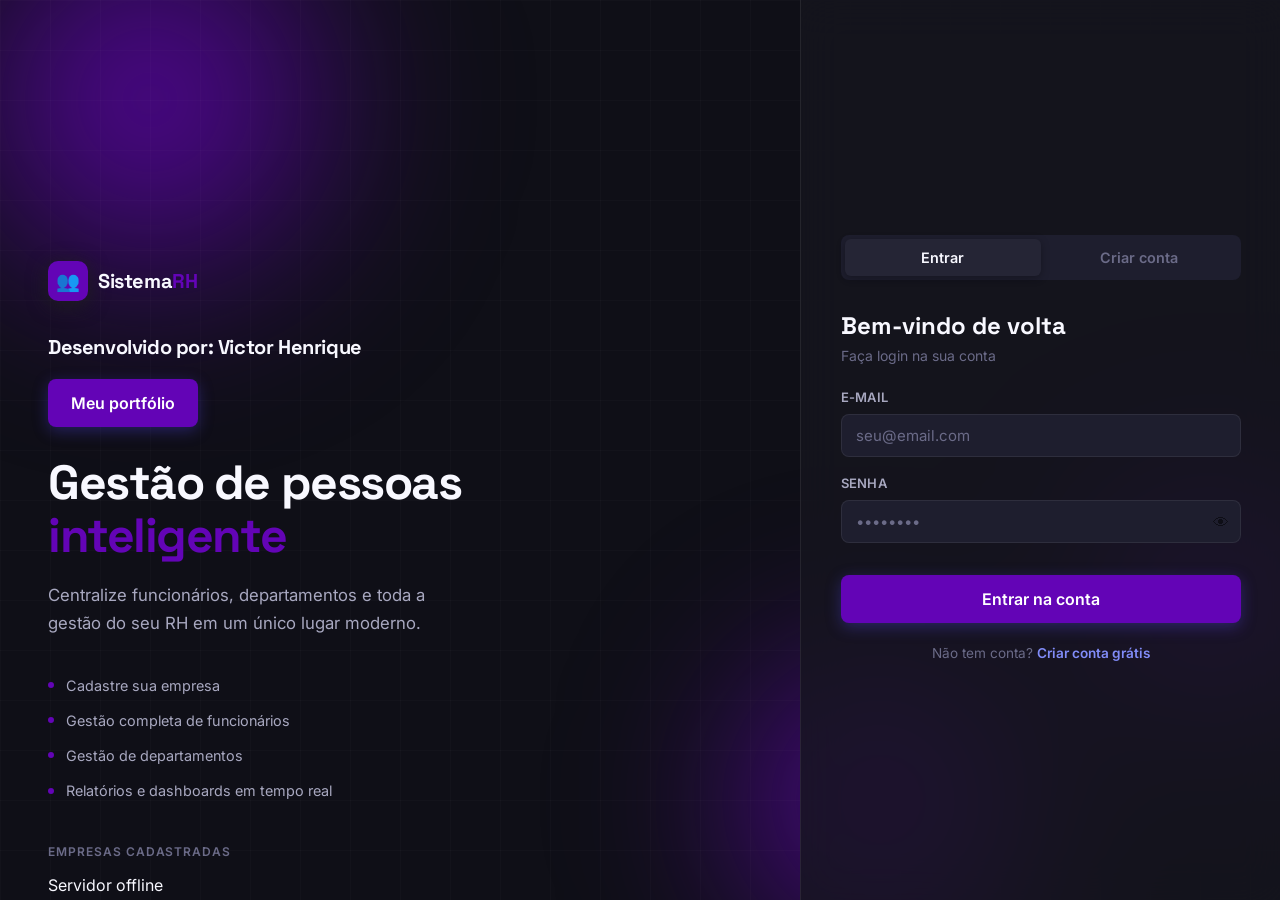
<file: FRONT/paginas/index.html>
<!DOCTYPE html>
<html lang="pt-BR">
<head>
  <meta charset="UTF-8" />
  <meta name="viewport" content="width=device-width, initial-scale=1.0" />
  <title>RH System — Acesso</title>
  <link rel="stylesheet" href="estilos/main.css" />
  <link rel="stylesheet" href="estilos/login.css" />
</head>
<body class="login-body">

  
  <div class="bg-orb orb-1"></div>
  <div class="bg-orb orb-2"></div>
  <div class="bg-orb orb-3"></div>
  <div class="grid-bg"></div>

  <div class="auth-shell">
   
    <div class="auth-left">
      <div class="auth-left-inner">
        <div class="brand-mark">
          <div class="brand-icon">👥</div>
          <span class="brand-name">Sistema<span class="brand-accent">RH</span></span>
          
        </div>

        <span class="brand-name" id="devby">Desenvolvido por: Victor Henrique</span>

        <div>
          <button class="btn btn-primary btn-full btn-lg mt-4" id="btn-portfolio"  onclick="window.location.href='https://victorhp21.github.io/Meu-portfolio/#home'">Meu portfólio
          </button>
        </div>

        

        <div class="hero-copy">
          <h1 class="hero-title">Gestão de pessoas<br><span class="gradient-text">inteligente</span></h1>
          <p class="hero-desc">Centralize funcionários, departamentos e toda a gestão do seu RH em um único lugar moderno.</p>
        </div>
        <div class="feature-list stagger">
          <div class="feature-item">
            <div class="feature-dot"></div>
            <span>Cadastre sua empresa</span>
          </div>
          <div class="feature-item">
            <div class="feature-dot"></div>
            <span>Gestão completa de funcionários</span>
          </div>
          <div class="feature-item">
            <div class="feature-dot"></div>
            <span>Gestão de departamentos</span>
          </div>
          <div class="feature-item">
            <div class="feature-dot"></div>
            <span>Relatórios e dashboards em tempo real</span>
          </div>
        </div>
        <div class="companies-preview" id="companies-preview">
          <div class="preview-label">Empresas cadastradas</div>
          <div class="preview-list" id="preview-companies-list"></div>
        </div>
      </div>
    </div>

    <!-- RIGHT PANEL -->
    <div class="auth-right">
      <div class="auth-card animate-scale">
        <!-- TABS -->
        <div class="auth-tabs">
          <button class="auth-tab active" id="tab-login" onclick="switchTab('login')">
            Entrar
          </button>
          <button class="auth-tab" id="tab-register" onclick="switchTab('register')">
            Criar conta
          </button>
          <div class="tab-indicator" id="tab-indicator"></div>
        </div>


        <!-- ===== LOGIN FORM ===== -->
        <div id="form-login" class="auth-form">
          <div class="form-intro">
            <h2 class="form-title">Bem-vindo de volta</h2>
            <p class="form-desc">Faça login na sua conta</p>
          </div>

          <div class="form-group">
            <label class="form-label">E-mail</label>
            <input type="email" id="login-email" class="form-input" placeholder="seu@email.com" />
          </div>
          <div class="form-group">
            <label class="form-label">Senha</label>
            <div class="input-pass-wrap">
              <input type="password" id="login-pass" class="form-input" placeholder="••••••••" />
              <button type="button" class="pass-toggle" onclick="togglePass('login-pass', this)">👁</button>
            </div>
          </div>

          <button class="btn btn-primary btn-full btn-lg mt-4" onclick="handleLogin()">
            <span id="login-btn-text">Entrar na conta</span>
            <span id="login-spinner" class="btn-spinner" style="display:none">⟳</span>
          </button>

          <p class="auth-switch">Não tem conta? <a onclick="switchTab('register')">Criar conta grátis</a></p>
        </div>

        <!-- ===== REGISTER FORM ===== -->
        <div id="form-register" class="auth-form hidden">
          <div class="form-intro">
            <h2 class="form-title">Criar sua conta</h2>
            <p class="form-desc">Rápido, gratuito, sem cartão</p>
          </div>

          <div class="form-row">
            <div class="form-group">
              <label class="form-label">Nome</label>
              <input type="text" id="reg-name" class="form-input" placeholder="João Silva" />
            </div>
            <div class="form-group">
              <label class="form-label">E-mail</label>
              <input type="email" id="reg-email" class="form-input" placeholder="seu@email.com" />
            </div>
          </div>
          <div class="form-group">
            <label class="form-label">Senha</label>
            <div class="input-pass-wrap">
              <input type="password" id="reg-pass" class="form-input" placeholder="Mínimo 6 caracteres" />
              <button type="button" class="pass-toggle" onclick="togglePass('reg-pass', this)">👁</button>
            </div>
          </div>
          <div class="form-group">
            <label class="form-label">Cargo / Função</label>
            <input type="text" id="reg-role" class="form-input" placeholder="Ex: Gerente de RH" />
          </div>

          <button class="btn btn-primary btn-full btn-lg mt-4" onclick="handleRegister()">
            Criar minha conta
          </button>

          <p class="auth-switch">Já tem conta? <a onclick="switchTab('login')">Fazer login</a></p>
        </div>
      </div>
    </div>
  </div>

  <!-- MODAL: Escolha de Empresa (Login) -->
  <div class="modal-overlay" id="modal-choose-company">
    <div class="modal">
      <div class="modal-header">
        <span class="modal-title">Selecionar Empresa</span>
        <button class="modal-close" onclick="Modal.close('modal-choose-company')">✕</button>
      </div>
      <p class="text-sm text-muted mb-4">Escolha a empresa na qual deseja trabalhar nesta sessão:</p>
      <div id="company-list-modal" class="company-list-modal"></div>
      <div class="divider mt-4">ou</div>
      <button class="btn btn-ghost btn-full mt-4" onclick="Modal.close('modal-choose-company'); openCreateCompany()">
        + Criar nova empresa
      </button>
    </div>
  </div>

  <!-- MODAL: Criar Empresa -->
  <div class="modal-overlay" id="modal-create-company">
    <div class="modal">
      <div class="modal-header">
        <span class="modal-title">Criar Nova Empresa</span>
        <button class="modal-close" onclick="Modal.close('modal-create-company')">✕</button>
      </div>
      <div style="display:flex;flex-direction:column;gap:16px">
        <div class="form-group">
          <label class="form-label">Nome da Empresa</label>
          <input type="text" id="co-name" class="form-input" placeholder="Ex: Acme Ltda" />
        </div>
        <div class="form-row">
          <div class="form-group">
            <label class="form-label">CNPJ</label>
            <input type="text" id="co-cnpj" class="form-input" placeholder="00.000.000/0001-00" />
          </div>
          <div class="form-group">
            <label class="form-label">Segmento</label>
            <input type="text" id="co-segment" class="form-input" placeholder="Ex: Tecnologia" />
          </div>
        </div>
        <div class="form-group">
          <label class="form-label">Logo da Empresa <span class="text-faint">(opcional)</span></label>
          <div class="logo-upload-area" id="logo-upload-area" onclick="document.getElementById('logo-input').click()">
            <div class="logo-upload-icon">🖼</div>
            <div class="logo-upload-text">Clique para carregar a logo</div>
            <div class="logo-upload-sub">PNG, JPG ou SVG • máx 2MB</div>
            <img id="logo-preview" style="display:none;max-height:80px;border-radius:8px;margin-top:8px" />
          </div>
          <input type="file" id="logo-input" accept="image/*" style="display:none" onchange="handleLogoUpload(event)" />
        </div>
        <button class="btn btn-primary btn-full" onclick="handleCreateCompany()">Criar Empresa e Entrar</button>
      </div>
    </div>
  </div>

  <div class="toast-container"></div>
  <script src="javascript/app.js"></script>
  <script src="javascript/login.js"></script>
</body>
</html>
</file>
<file: FRONT/paginas/estilos/main.css>
@import url('https://fonts.googleapis.com/css2?family=Inter:wght@300;400;500;600;700&family=Space+Grotesk:wght@400;500;600;700&display=swap');

/* ==================== DESIGN TOKENS ==================== */
:root {
  --primary: #4F46E5;
  --primary-light: #818CF8;
  --primary-dark: #3730A3;
  --secondary: #0EA5E9;
  --accent: #F59E0B;
  --success: #10B981;
  --danger: #EF4444;
  --warning: #F97316;

  --cor1: rgba(124, 58, 237, 1); /*roxo*/
  --cor2: rgba(15, 15, 15, 1); 
  --cor3: rgba(30, 30, 30, 1);
  --cor4: rgba(255, 255, 255, 1);

  --bg: #0F0F17;
  --bg-2: #16161F;
  --bg-3: #1E1E2E;
  --bg-4: #252535;

  --text-1: #F8F8FF;
  --text-2: #A8A8C0;
  --text-3: #6B6B88;

  --border: rgba(255,255,255,0.07);
  --border-hover: rgba(255,255,255,0.14);

  --radius-sm: 8px;
  --radius: 14px;
  --radius-lg: 20px;
  --radius-xl: 28px;

  --shadow-sm: 0 2px 8px rgba(0,0,0,0.3);
  --shadow: 0 8px 24px rgba(0,0,0,0.4);
  --shadow-lg: 0 20px 60px rgba(0,0,0,0.5);
  --shadow-glow: 0 0 40px rgba(79,70,229,0.25);

  --transition: all 0.25s cubic-bezier(0.4, 0, 0.2, 1);
  --transition-fast: all 0.15s cubic-bezier(0.4, 0, 0.2, 1);
  --transition-slow: all 0.4s cubic-bezier(0.4, 0, 0.2, 1);

  --font-display: 'Space Grotesk', sans-serif;
  --font-body: 'Inter', sans-serif;

  --sidebar-w: 260px;
}

/* ==================== RESET & BASE ==================== */
*, *::before, *::after { box-sizing: border-box; margin: 0; padding: 0; }

html { scroll-behavior: smooth; }

body {
  font-family: var(--font-body);
  background: var(--bg);
  color: var(--text-1);
  line-height: 1.6;
  min-height: 100vh;
  overflow-x: hidden;
}

h1, h2, h3, h4, h5 {
  font-family: var(--font-display);
  font-weight: 700;
  line-height: 1.2;
}

a { text-decoration: none; color: inherit; }
img { max-width: 100%; }
input, select, textarea, button { font-family: inherit; }

/* ==================== SCROLLBAR ==================== */
::-webkit-scrollbar { width: 6px; }
::-webkit-scrollbar-track { background: var(--bg-2); }
::-webkit-scrollbar-thumb { background: var(--bg-4); border-radius: 99px; }
::-webkit-scrollbar-thumb:hover { background: var(--primary); }

/* ==================== TYPOGRAPHY ==================== */
.text-display { font-family: var(--font-display); }
.text-sm { font-size: 0.8125rem; }
.text-base { font-size: 0.9375rem; }
.text-lg { font-size: 1.125rem; }
.text-xl { font-size: 1.375rem; }
.text-2xl { font-size: 1.75rem; }
.text-3xl { font-size: 2.25rem; }
.text-muted { color: var(--text-2); }
.text-faint { color: var(--text-3); }
.text-primary { color: var(--primary-light); }
.font-medium { font-weight: 500; }
.font-semibold { font-weight: 600; }
.font-bold { font-weight: 700; }

/* ==================== BUTTONS ==================== */
.btn {
  display: inline-flex;
  align-items: center;
  gap: 8px;
  padding: 10px 20px;
  border-radius: var(--radius-sm);
  border: none;
  cursor: pointer;
  font-size: 0.9rem;
  font-weight: 600;
  transition: var(--transition);
  white-space: nowrap;
  position: relative;
  overflow: hidden;
}

.btn::after {
  content: '';
  position: absolute;
  inset: 0;
  background: white;
  opacity: 0;
  transition: var(--transition-fast);
}
.btn:hover::after { opacity: 0.05; }
.btn:active::after { opacity: 0.1; }

.btn-primary {
  background: var(--cor1);
  color: white;
  box-shadow: 0 4px 15px rgba(79,70,229,0.35);
}
.btn-primary:hover {
  box-shadow: 0 6px 22px rgba(79,70,229,0.5);
  transform: translateY(-1px);
}

.btn-primary#btn-portfolio{
  padding: auto;
  width: 150px;
}

.btn-secondary {
  background: var(--bg-3);
  color: var(--text-1);
  border: 1px solid var(--border);
}
.btn-secondary:hover {
  border-color: var(--border-hover);
  background: var(--bg-4);
}

.btn-ghost {
  background: transparent;
  color: var(--text-2);
  border: 1px solid var(--border);
}
.btn-ghost:hover { color: var(--text-1); border-color: var(--border-hover); }

.btn-danger {
  background: linear-gradient(135deg, var(--danger), #c0392b);
  color: white;
}

.btn-success {
  background: linear-gradient(135deg, var(--success), #059669);
  color: white;
}

.btn-sm { padding: 6px 14px; font-size: 0.8125rem; }
.btn-lg { padding: 14px 28px; font-size: 1rem; }
.btn-icon { padding: 10px; border-radius: var(--radius-sm); }
.btn-full { width: 100%; justify-content: center; }

/* ==================== FORMS ==================== */
.form-group {
  display: flex;
  flex-direction: column;
  gap: 6px;
}

.form-label {
  font-size: 0.8125rem;
  font-weight: 600;
  color: var(--text-2);
  letter-spacing: 0.02em;
  text-transform: uppercase;
}

.form-input {
  background: var(--bg-3);
  border: 1px solid var(--border);
  border-radius: var(--radius-sm);
  padding: 11px 14px;
  color: var(--text-1);
  font-size: 0.9375rem;
  transition: var(--transition);
  outline: none;
  width: 100%;
}

.form-input:focus {
  border-color: var(--primary);
  box-shadow: 0 0 0 3px rgba(79,70,229,0.18);
  background: var(--bg-2);
}

.form-input::placeholder { color: var(--text-3); }

.form-input.error { border-color: var(--danger); }
.form-error {
  font-size: 0.8rem;
  color: var(--danger);
  display: flex;
  align-items: center;
  gap: 4px;
}

.form-select {
  background: var(--bg-3);
  border: 1px solid var(--border);
  border-radius: var(--radius-sm);
  padding: 11px 14px;
  color: var(--text-1);
  font-size: 0.9375rem;
  transition: var(--transition);
  outline: none;
  width: 100%;
  cursor: pointer;
  appearance: none;
  background-image: url("data:image/svg+xml,%3Csvg xmlns='http://www.w3.org/2000/svg' width='16' height='16' viewBox='0 0 24 24' fill='none' stroke='%236B6B88' stroke-width='2'%3E%3Cpath d='M6 9l6 6 6-6'/%3E%3C/svg%3E");
  background-repeat: no-repeat;
  background-position: right 12px center;
  padding-right: 40px;
}

.form-select:focus { border-color: var(--primary); box-shadow: 0 0 0 3px rgba(79,70,229,0.18); }

.form-row { display: grid; grid-template-columns: 1fr 1fr; gap: 16px; }

/* ==================== CARDS ==================== */
.card {
  background: var(--bg-2);
  border: 1px solid var(--border);
  border-radius: var(--radius);
  padding: 24px;
  transition: var(--transition);
}
.card:hover { border-color: var(--border-hover); }

.card-header {
  display: flex;
  align-items: center;
  justify-content: space-between;
  margin-bottom: 20px;
  padding-bottom: 16px;
  border-bottom: 1px solid var(--border);
}

.card-title {
  font-family: var(--font-display);
  font-size: 1rem;
  font-weight: 600;
}

/* ==================== BADGES ==================== */
.badge {
  display: inline-flex;
  align-items: center;
  gap: 4px;
  padding: 3px 10px;
  border-radius: 99px;
  font-size: 0.75rem;
  font-weight: 600;
}
.badge-primary { background: rgba(79,70,229,0.2); color: var(--primary-light); }
.badge-success { background: rgba(16,185,129,0.2); color: #34D399; }
.badge-danger { background: rgba(239,68,68,0.2); color: #F87171; }
.badge-warning { background: rgba(245,158,11,0.2); color: #FCD34D; }
.badge-secondary { background: rgba(255,255,255,0.08); color: var(--text-2); }

/* ==================== TABLE ==================== */
.table-wrapper {
  overflow-x: auto;
  border-radius: var(--radius);
  border: 1px solid var(--border);
}

.data-table {
  width: 100%;
  border-collapse: collapse;
  font-size: 0.9rem;
}

.data-table thead {
  background: var(--bg-3);
  border-bottom: 1px solid var(--border);
}

.data-table th {
  padding: 12px 16px;
  text-align: left;
  font-size: 0.75rem;
  font-weight: 600;
  text-transform: uppercase;
  letter-spacing: 0.06em;
  color: var(--text-3);
  white-space: nowrap;
}

.data-table td {
  padding: 13px 16px;
  border-bottom: 1px solid var(--border);
  color: var(--text-2);
}

.data-table tbody tr {
  transition: var(--transition-fast);
}
.data-table tbody tr:hover { background: rgba(255,255,255,0.025); }
.data-table tbody tr:last-child td { border-bottom: none; }

/* ==================== AVATAR ==================== */
.avatar {
  width: 36px;
  height: 36px;
  border-radius: 50%;
  display: flex;
  align-items: center;
  justify-content: center;
  font-weight: 700;
  font-size: 0.75rem;
  flex-shrink: 0;
  background: linear-gradient(135deg, var(--primary), var(--secondary));
  color: white;
}
.avatar-sm { width: 28px; height: 28px; font-size: 0.65rem; }
.avatar-lg { width: 48px; height: 48px; font-size: 1rem; }
.avatar-xl { width: 64px; height: 64px; font-size: 1.25rem; }

/* ==================== MODAL ==================== */
.modal-overlay {
  position: fixed;
  inset: 0;
  background: rgba(0,0,0,0.7);
  backdrop-filter: blur(6px);
  z-index: 1000;
  display: flex;
  align-items: center;
  justify-content: center;
  padding: 24px;
  opacity: 0;
  pointer-events: none;
  transition: var(--transition);
}

.modal-overlay.active {
  opacity: 1;
  pointer-events: all;
}

.modal {
  background: var(--bg-2);
  border: 1px solid var(--border);
  border-radius: var(--radius-lg);
  padding: 28px;
  width: 100%;
  max-width: 520px;
  max-height: 90vh;
  overflow-y: auto;
  transform: translateY(20px) scale(0.97);
  transition: var(--transition);
}

.modal-overlay.active .modal {
  transform: translateY(0) scale(1);
}

.modal-header {
  display: flex;
  align-items: center;
  justify-content: space-between;
  margin-bottom: 24px;
}

.modal-title {
  font-family: var(--font-display);
  font-size: 1.25rem;
  font-weight: 700;
}

.modal-close {
  background: var(--bg-3);
  border: 1px solid var(--border);
  border-radius: var(--radius-sm);
  color: var(--text-2);
  cursor: pointer;
  padding: 6px;
  transition: var(--transition-fast);
  display: flex;
}
.modal-close:hover { color: var(--text-1); border-color: var(--border-hover); }

/* ==================== TOAST ==================== */
.toast-container {
  position: fixed;
  top: 24px;
  right: 24px;
  z-index: 9999;
  display: flex;
  flex-direction: column;
  gap: 10px;
}

.toast {
  background: var(--bg-3);
  border: 1px solid var(--border);
  border-radius: var(--radius);
  padding: 14px 18px;
  display: flex;
  align-items: center;
  gap: 12px;
  min-width: 280px;
  max-width: 380px;
  box-shadow: var(--shadow-lg);
  transform: translateX(110%);
  transition: var(--transition);
  font-size: 0.9rem;
}

.toast.show { transform: translateX(0); }
.toast-icon { font-size: 1.1rem; flex-shrink: 0; }
.toast-text { flex: 1; }
.toast-title { font-weight: 600; color: var(--text-1); }
.toast-msg { color: var(--text-2); font-size: 0.8125rem; }
.toast.success .toast-icon { color: var(--success); }
.toast.error .toast-icon { color: var(--danger); }
.toast.warning .toast-icon { color: var(--accent); }
.toast.info .toast-icon { color: var(--secondary); }

/* ==================== ANIMATIONS ==================== */
@keyframes fadeIn {
  from { opacity: 0; }
  to { opacity: 1; }
}

@keyframes slideUp {
  from { opacity: 0; transform: translateY(20px); }
  to { opacity: 1; transform: translateY(0); }
}

@keyframes slideDown {
  from { opacity: 0; transform: translateY(-10px); }
  to { opacity: 1; transform: translateY(0); }
}

@keyframes scaleIn {
  from { opacity: 0; transform: scale(0.95); }
  to { opacity: 1; transform: scale(1); }
}

@keyframes pulse {
  0%, 100% { opacity: 1; }
  50% { opacity: 0.5; }
}

@keyframes spin {
  to { transform: rotate(360deg); }
}

@keyframes shimmer {
  to { background-position: 200% center; }
}

@keyframes float {
  0%, 100% { transform: translateY(0px); }
  50% { transform: translateY(-6px); }
}

.animate-in { animation: slideUp 0.35s ease forwards; }
.animate-fade { animation: fadeIn 0.3s ease; }
.animate-scale { animation: scaleIn 0.3s ease; }

.stagger > * { opacity: 0; animation: slideUp 0.35s ease forwards; }
.stagger > *:nth-child(1) { animation-delay: 0.05s; }
.stagger > *:nth-child(2) { animation-delay: 0.1s; }
.stagger > *:nth-child(3) { animation-delay: 0.15s; }
.stagger > *:nth-child(4) { animation-delay: 0.2s; }
.stagger > *:nth-child(5) { animation-delay: 0.25s; }
.stagger > *:nth-child(6) { animation-delay: 0.3s; }

.skeleton {
  background: linear-gradient(90deg, var(--bg-3) 25%, var(--bg-4) 50%, var(--bg-3) 75%);
  background-size: 200% auto;
  animation: shimmer 1.4s linear infinite;
  border-radius: var(--radius-sm);
}

/* ==================== LAYOUT ==================== */
.flex { display: flex; }
.flex-col { display: flex; flex-direction: column; }
.items-center { align-items: center; }
.justify-between { justify-content: space-between; }
.justify-center { justify-content: center; }
.gap-2 { gap: 8px; }
.gap-3 { gap: 12px; }
.gap-4 { gap: 16px; }
.gap-6 { gap: 24px; }
.gap-8 { gap: 32px; }
.w-full { width: 100%; }
.mt-2 { margin-top: 8px; }
.mt-4 { margin-top: 16px; }
.mt-6 { margin-top: 24px; }
.mb-4 { margin-bottom: 16px; }
.mb-6 { margin-bottom: 24px; }

/* ==================== DIVIDER ==================== */
.divider {
  display: flex;
  align-items: center;
  gap: 12px;
  color: var(--text-3);
  font-size: 0.8125rem;
}
.divider::before, .divider::after {
  content: '';
  flex: 1;
  height: 1px;
  background: var(--border);
}

/* ==================== TOOLTIP ==================== */
[data-tooltip] { position: relative; }
[data-tooltip]::after {
  content: attr(data-tooltip);
  position: absolute;
  bottom: calc(100% + 8px);
  left: 50%;
  transform: translateX(-50%);
  background: var(--bg-4);
  border: 1px solid var(--border);
  border-radius: 6px;
  padding: 5px 10px;
  font-size: 0.75rem;
  white-space: nowrap;
  pointer-events: none;
  opacity: 0;
  transition: var(--transition-fast);
  z-index: 100;
}
[data-tooltip]:hover::after { opacity: 1; }

/* ==================== EMPTY STATE ==================== */
.empty-state {
  text-align: center;
  padding: 60px 24px;
  color: var(--text-3);
}
.empty-state-icon { font-size: 3rem; margin-bottom: 16px; opacity: 0.5; }
.empty-state-title { font-size: 1.1rem; font-weight: 600; color: var(--text-2); margin-bottom: 8px; }
.empty-state-desc { font-size: 0.875rem; max-width: 320px; margin: 0 auto 20px; }

/* ==================== GLOW EFFECTS ==================== */
.glow-primary { box-shadow: 0 0 30px rgba(79,70,229,0.2); }
.glow-success { box-shadow: 0 0 30px rgba(16,185,129,0.2); }

/* ==================== RESPONSIVE ==================== */
@media (max-width: 768px) {
  .form-row { grid-template-columns: 1fr; }
  .modal { padding: 20px; }
}

/*Para teste de loader*/

.loader-overlay {
  position: fixed;
  inset: 0;
  background: rgba(0,0,0,0.45);
  display: flex;
  align-items: center;
  justify-content: center;
  z-index: 9999;
  backdrop-filter: blur(4px);
}

.loader-box {
  display: flex;
  flex-direction: column;
  align-items: center;
  gap: 12px;
  padding: 20px 26px;
  border-radius: 12px;
  background: #111;
  color: #fff;
}

.spinner {
  width: 40px;
  height: 40px;
  border: 4px solid rgba(255,255,255,0.2);
  border-top: 4px solid var(--primary, #4F46E5);
  border-radius: 50%;
  animation: spin 0.9s linear infinite;
}

.loader-text {
  font-size: 14px;
  opacity: 0.8;
}

.hidden {
  display: none;
}
</file>
<file: FRONT/paginas/estilos/login.css>
:root{
  --cor1: rgb(99, 4, 182); /*roxo*/
  --cor2: rgba(15, 15, 15, 1); 
  --cor3: rgba(30, 30, 30, 1);
  --cor4: rgba(255, 255, 255, 1);
}



/* ==================== LOGIN PAGE ==================== */
.login-body {
  overflow: hidden;
  height: 100vh;
}

/* ==================== BACKGROUND ==================== */
.bg-orb {
  position: fixed;
  border-radius: 50%;
  filter: blur(80px);
  pointer-events: none;
  z-index: 0;
}
.orb-1 {
  width: 500px; height: 500px;
  background: radial-gradient(circle, var(--cor1) 0%, transparent 70%);
  top: -150px; left: -100px;
  animation: float 7s ease-in-out infinite;
}
.orb-2 {
  width: 400px; height: 400px;
  background: radial-gradient(circle, var(--cor1) 0%, transparent 70%);
  bottom: -100px; right: 200px;
  animation: float 9s ease-in-out infinite reverse;
}
.orb-3 {
  width: 300px; height: 300px;
  background: radial-gradient(circle, var(--cor1) 0%, transparent 70%);
  top: 50%; right: -80px;
  animation: float 6s ease-in-out infinite 2s;
}

.grid-bg {
  position: fixed;
  inset: 0;
  background-image:
    linear-gradient(rgba(255,255,255,0.02) 1px, transparent 1px),
    linear-gradient(90deg, rgba(255,255,255,0.02) 1px, transparent 1px);
  background-size: 50px 50px;
  pointer-events: none;
  z-index: 0;
}

/* ==================== SHELL ==================== */
.auth-shell {
  display: flex;
  height: 100vh;
  position: relative;
  z-index: 1;
}

/* ==================== LEFT PANEL ==================== */
.auth-left {
  flex: 1;
  display: flex;
  align-items: center;
  padding: 48px;
  position: relative;
  overflow-y: auto;
}

.auth-left-inner {
  max-width: 480px;
  animation: slideUp 0.6s ease;
}

.brand-mark {
  display: flex;
  align-items: center;
  gap: 10px;
  margin-top: 260px;
  margin-bottom: 30px;
}

.brand-icon {
  margin-top: auto;
  width: 40px;
  height: 40px;
  background: var(--cor1);
  border-radius: 10px;
  display: flex;
  align-items: center;
  justify-content: center;
  font-size: 1.2rem;
  box-shadow: 0 4px 20px var(--cor3);
}

.brand-name {
  font-family: var(--font-display);
  font-size: 1.25rem;
  font-weight: 800;
  letter-spacing: -0.02em;
}

.brand-name#devby{
  margin-left: 0px;
  padding-top: 0px;
  margin-bottom: 30px;
}

.brand-accent { color: var(--cor1); }

.hero-title {
  font-family: var(--font-display);
  font-size: 3rem;
  font-weight: 800;
  line-height: 1.1;
  margin-top: 30px;
  margin-bottom: 18px;
  letter-spacing: -0.03em;
}

.gradient-text {
  background: var(--cor1);
  -webkit-background-clip: text;
  -webkit-text-fill-color: transparent;
  background-clip: text;
}

.hero-desc {
  font-size: 1.05rem;
  color: var(--text-2);
  line-height: 1.7;
  margin-bottom: 36px;
  max-width: 400px;
}

.feature-list {
  display: flex;
  flex-direction: column;
  gap: 12px;
  margin-bottom: 40px;
}

.feature-item {
  display: flex;
  align-items: center;
  gap: 12px;
  font-size: 0.9rem;
  color: var(--text-2);
}

.feature-dot {
  width: 6px;
  height: 6px;
  border-radius: 50%;
  background: var(--cor1);
  flex-shrink: 0;
}

.companies-preview {
  margin-top: 8px;
}

.preview-label {
  font-size: 0.75rem;
  font-weight: 600;
  text-transform: uppercase;
  letter-spacing: 0.08em;
  color: var(--text-3);
  margin-bottom: 12px;
}

.preview-list {
  display: flex;
  gap: 10px;
  flex-wrap: wrap;
}

.preview-company-chip {
  display: flex;
  align-items: center;
  justify-content: center;
  gap: 6px;
  padding: 8px 12px;
  background: var(--bg-2);
  border: 1px solid var(--border);
  border-radius: 12px;
  font-size: 0.8rem;
  color: var(--text-2);
}

/* Quando existir logo */
.preview-company-chip.has-logo {
  flex-direction: column;
  text-align: center;
  gap: 8px;
  min-width: 90px;
}

.preview-company-logo {
  width: 40px;
  height: 40px;
  border-radius: 8px;
  object-fit: cover;
}

.preview-company-chip span {
  margin: 0;
}

/* ==================== RIGHT PANEL ==================== */
.auth-right {
  width: 480px;
  flex-shrink: 0;
  display: flex;
  align-items: center;
  justify-content: center;
  padding: 32px;
  background: rgba(22,22,31,0.8);
  backdrop-filter: blur(20px);
  border-left: 1px solid var(--border);
}

.auth-card {
  width: 100%;
  max-width: 400px;
}


.auth-tabs {
  display: flex;
  background: var(--bg-3);
  border-radius: var(--radius-sm);
  padding: 4px;
  margin-bottom: 32px;
  position: relative;
}

.auth-tab {
  flex: 1;
  padding: 10px;
  border: none;
  background: transparent;
  color: var(--text-3);
  font-size: 0.9rem;
  font-weight: 600;
  cursor: pointer;
  border-radius: 6px;
  transition: var(--transition);
  position: relative;
  z-index: 1;
}

.auth-tab.active { color: var(--text-1); }

.tab-indicator {
  position: absolute;
  top: 4px;
  bottom: 4px;
  width: calc(50% - 4px);
  background: var(--bg-4);
  border-radius: 6px;
  box-shadow: var(--shadow-sm);
  left: 4px;
  transition: left 0.25s cubic-bezier(0.4, 0, 0.2, 1);
}

.tab-indicator.right { left: calc(50%); }


.auth-form {
  display: flex;
  flex-direction: column;
  gap: 16px;
  animation: fadeIn 0.3s ease;
}

.auth-form.hidden { display: none; }

.form-intro { margin-bottom: 4px; }
.form-title { font-family: var(--font-display); font-size: 1.5rem; font-weight: 700; }
.form-desc { color: var(--text-3); font-size: 0.875rem; margin-top: 4px; }

.input-pass-wrap { position: relative; }
.input-pass-wrap .form-input { padding-right: 44px; }
.pass-toggle {
  position: absolute;
  right: 12px;
  top: 50%;
  transform: translateY(-50%);
  background: none;
  border: none;
  cursor: pointer;
  font-size: 1rem;
  opacity: 0.5;
  transition: opacity 0.2s;
}
.pass-toggle:hover { opacity: 1; }

.btn-spinner {
  display: inline-block;
  animation: spin 0.8s linear infinite;
}

.auth-switch {
  text-align: center;
  font-size: 0.85rem;
  color: var(--text-3);
  margin-top: 4px;
}
.auth-switch a {
  color: var(--primary-light);
  cursor: pointer;
  font-weight: 600;
  transition: color 0.2s;
}
.auth-switch a:hover { color: var(--text-1); }


.company-list-modal {
  display: flex;
  flex-direction: column;
  gap: 10px;
  max-height: 320px;
  overflow-y: auto;
}

.company-item {
  display: flex;
  align-items: center;
  gap: 14px;
  padding: 14px;
  background: var(--bg-3);
  border: 1px solid var(--border);
  border-radius: var(--radius);
  cursor: pointer;
  transition: var(--transition);
}
.company-item:hover {
  border-color: var(--primary);
  background: rgba(79,70,229,0.08);
  transform: translateX(4px);
}

.company-item-logo {
  width: 44px;
  height: 44px;
  border-radius: 10px;
  background: linear-gradient(135deg, var(--primary), var(--secondary));
  display: flex;
  align-items: center;
  justify-content: center;
  font-size: 1.1rem;
  font-weight: 800;
  color: white;
  font-family: var(--font-display);
  flex-shrink: 0;
  overflow: hidden;
}
.company-item-logo img { width: 100%; height: 100%; object-fit: cover; }
.company-item-info { flex: 1; overflow: hidden; }
.company-item-name { font-weight: 600; font-size: 0.9375rem; }
.company-item-meta { font-size: 0.8rem; color: var(--text-3); }
.company-item-arrow { color: var(--text-3); font-size: 1.1rem; }

/* ==================== LOGO UPLOAD ==================== */
.logo-upload-area {
  background: var(--cor1);
  border: 2px dashed var(--border);
  border-radius: var(--radius);
  padding: 24px;
  text-align: center;
  cursor: pointer;
  transition: var(--transition);
  display: flex;
  flex-direction: column;
  align-items: center;
  gap: 4px;
}
.logo-upload-area:hover { border-color: var(--primary); background: rgba(79,70,229,0.06); }
.logo-upload-icon { font-size: 2rem; margin-bottom: 4px; }
.logo-upload-text { font-weight: 600; color: var(--text-2); font-size: 0.9rem; }
.logo-upload-sub { font-size: 0.78rem; color: var(--text-3); }


@media (max-width: 900px) {
  .auth-left { display: none; }
  .auth-right { width: 100%; border-left: none; background: var(--bg); }
  .login-body { overflow: auto; height: auto; min-height: 100vh; }
}


/*Animação de carregamento empresas cadastradas*/

.preview-loading {
  display: flex;
  align-items: center;
  gap: 8px;
  font-size: 14px;
  color: #aaa;
  padding: 10px;
  animation: fadeIn 0.3s ease-in-out;
}

.preview-loading .spinner {
  animation: spin 1s linear infinite;
}

@keyframes spin {
  from { transform: rotate(0deg); }
  to { transform: rotate(360deg); }
}

@keyframes fadeIn {
  from { opacity: 0; transform: translateY(4px); }
  to { opacity: 1; transform: translateY(0); }
}
</file>
